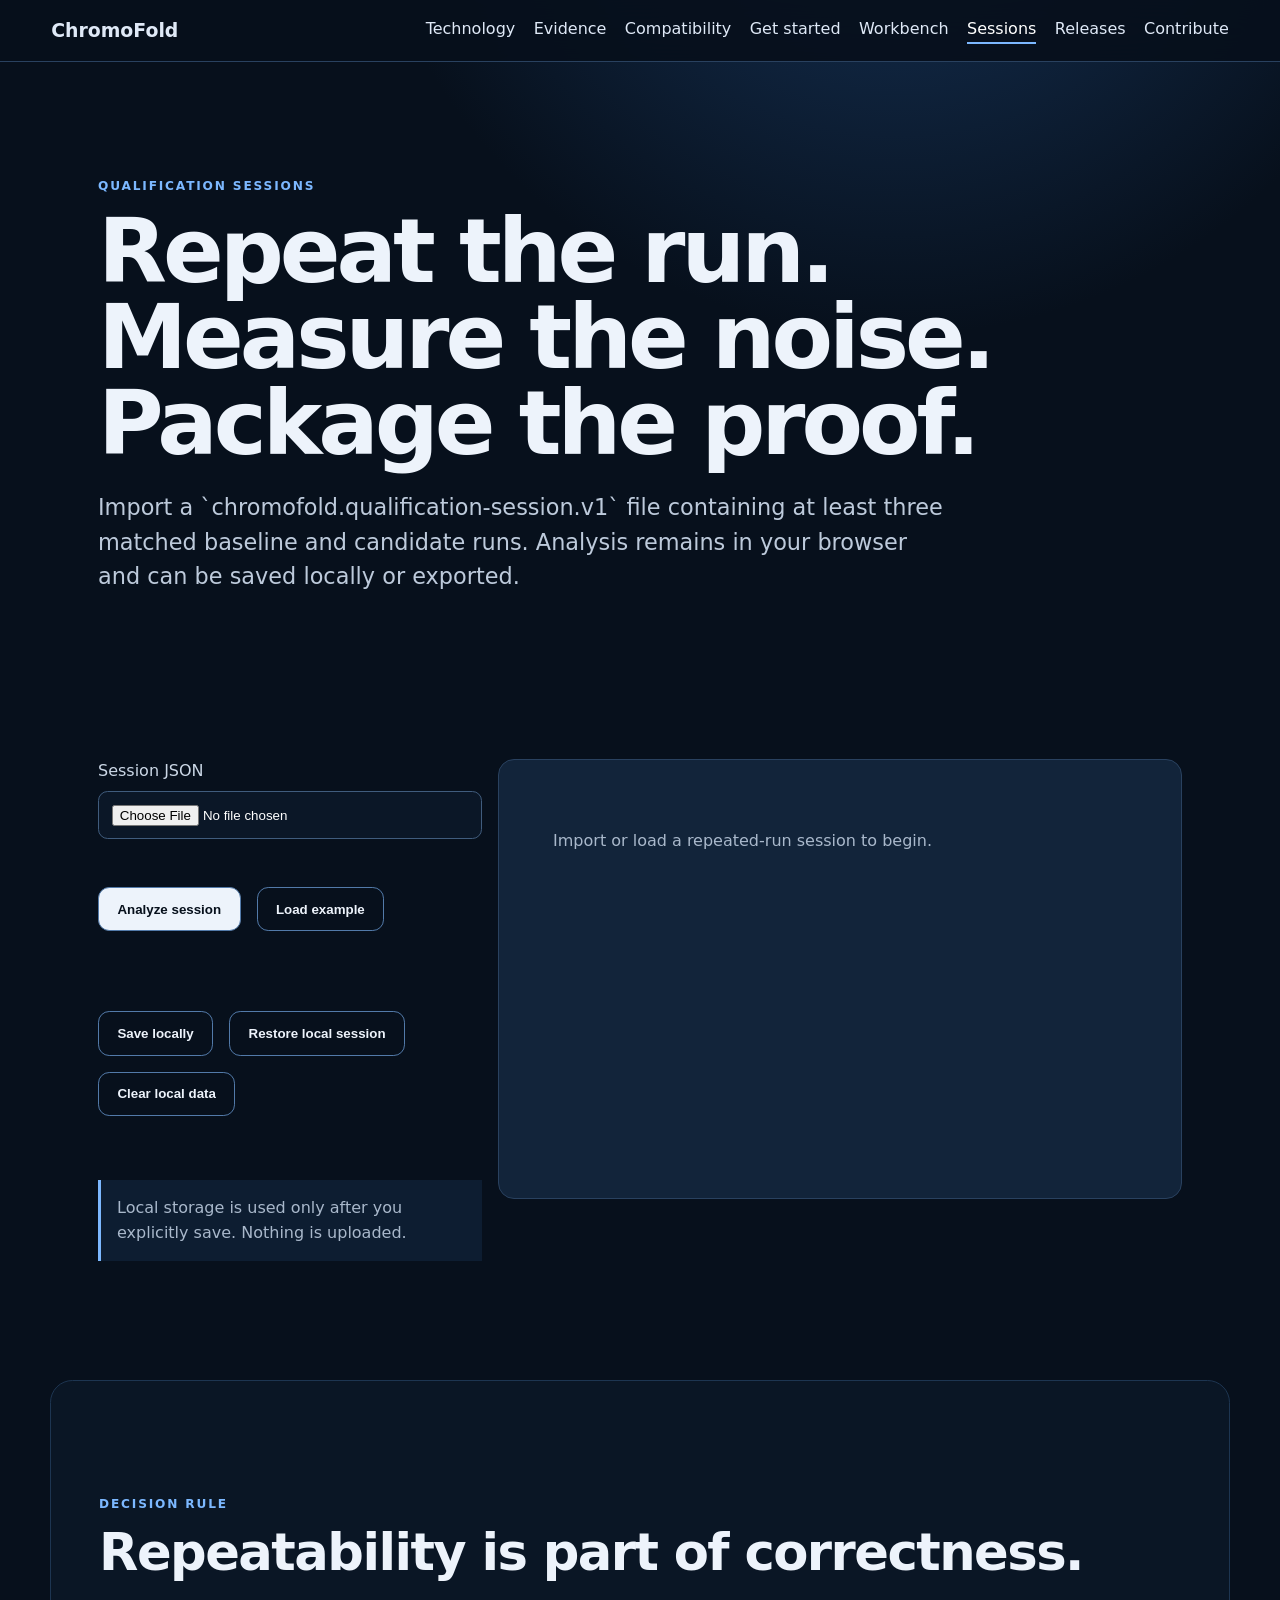
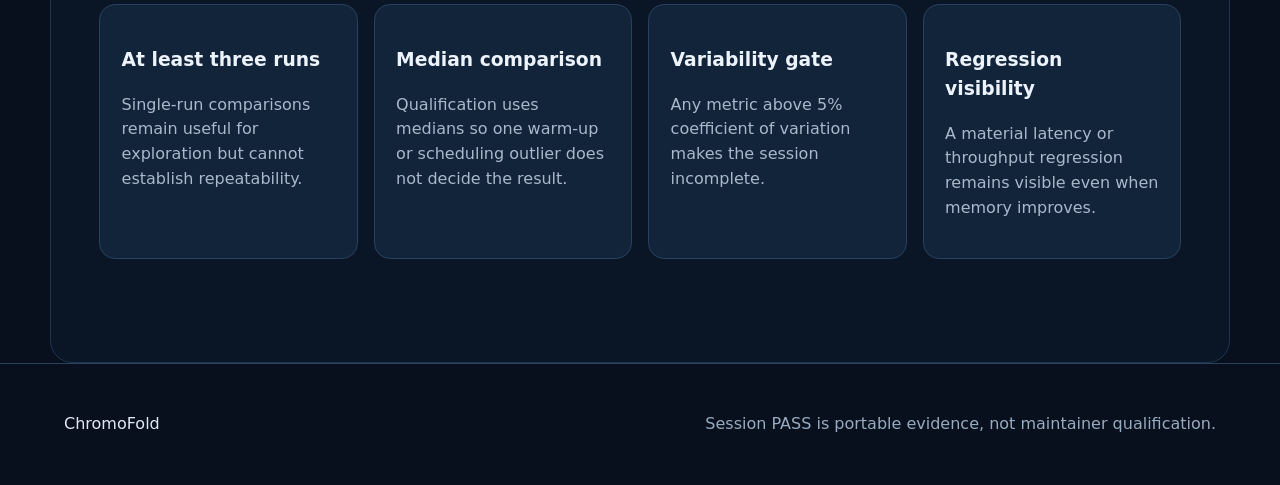
<file: site/sessions.html>
<!doctype html>
<html lang="en"><head><meta charset="utf-8"><meta name="viewport" content="width=device-width,initial-scale=1"><meta name="description" content="Aggregate repeated ChromoFold benchmark runs, inspect variability and export a local qualification support package."><title>Qualification Sessions · ChromoFold</title><link rel="stylesheet" href="styles.css"><link rel="stylesheet" href="sessions.css"></head>
<body data-page="sessions"><header class="nav"><a class="brand" href="index.html">ChromoFold</a><button class="menu" aria-expanded="false" aria-controls="navlinks">Menu</button><nav id="navlinks"><a href="technology.html">Technology</a><a href="evidence.html">Evidence</a><a href="compatibility.html">Compatibility</a><a href="start.html">Get started</a><a href="workbench.html">Workbench</a><a href="sessions.html" aria-current="page">Sessions</a><a href="releases.html">Releases</a><a href="contribute.html">Contribute</a></nav></header><main>
<section class="page-hero"><p class="eyebrow">Qualification sessions</p><h1>Repeat the run. Measure the noise. Package the proof.</h1><p class="lead">Import a `chromofold.qualification-session.v1` file containing at least three matched baseline and candidate runs. Analysis remains in your browser and can be saved locally or exported.</p></section>
<section class="section session-layout"><form id="session-form" class="wizard"><label>Session JSON<input id="session-file" type="file" accept="application/json,.json" required></label><div class="actions"><button type="submit">Analyze session</button><button id="session-example" type="button" class="secondary">Load example</button></div><div class="actions"><button id="session-save" type="button" class="secondary" disabled>Save locally</button><button id="session-restore" type="button" class="secondary">Restore local session</button><button id="session-clear" type="button" class="secondary">Clear local data</button></div><p class="note">Local storage is used only after you explicitly save. Nothing is uploaded.</p></form><section id="session-result" class="plan-panel" aria-live="polite"><p class="empty">Import or load a repeated-run session to begin.</p></section></section>
<section class="section dark"><p class="eyebrow">Decision rule</p><h2>Repeatability is part of correctness.</h2><div class="cards"><article class="card"><h3>At least three runs</h3><p>Single-run comparisons remain useful for exploration but cannot establish repeatability.</p></article><article class="card"><h3>Median comparison</h3><p>Qualification uses medians so one warm-up or scheduling outlier does not decide the result.</p></article><article class="card"><h3>Variability gate</h3><p>Any metric above 5% coefficient of variation makes the session incomplete.</p></article><article class="card"><h3>Regression visibility</h3><p>A material latency or throughput regression remains visible even when memory improves.</p></article></div></section>
</main><footer><a href="index.html">ChromoFold</a><span>Session PASS is portable evidence, not maintainer qualification.</span></footer><script src="app.js" defer></script><script src="sessions.js" defer></script></body></html>
</file>
<file: site/styles.css>
:root{font-family:Inter,ui-sans-serif,system-ui,sans-serif;color:#edf3fb;background:#07101c;line-height:1.55;--bg:#07101c;--panel:#0d1a2b;--panel2:#12243a;--line:#29415f;--muted:#a9b8cb;--accent:#7cb8ff;--green:#71e6b1;--amber:#ffd38a;--danger:#e56a62;--copper:#e79a50}*{box-sizing:border-box}html{scroll-behavior:smooth}body{margin:0;background:radial-gradient(circle at 70% -10%,#17365d 0,transparent 34rem),var(--bg);color:#edf3fb}a{color:inherit}.nav{position:sticky;top:0;z-index:10;display:flex;align-items:center;gap:2rem;padding:1rem clamp(1rem,4vw,4rem);background:rgba(7,16,28,.92);backdrop-filter:blur(16px);border-bottom:1px solid var(--line)}.nav nav{display:flex;gap:1.15rem;margin-left:auto}.nav a,footer a{color:#dfe9f7;text-decoration:none}.nav a[aria-current=page]{color:#fff;border-bottom:2px solid var(--accent)}.brand{font-weight:850;font-size:1.18rem;white-space:nowrap}.menu{display:none}.hero,.section,.page-hero{max-width:1180px;margin:auto;padding:clamp(4rem,8vw,7rem) clamp(1.2rem,4vw,3rem)}.page-hero{padding-bottom:2.5rem}.page-hero h1,.hero h1{font-size:clamp(3rem,7vw,6.3rem);line-height:.96;letter-spacing:-.045em;margin:.5rem 0 1.5rem}.page-hero h1{max-width:980px}.lead{font-size:clamp(1.1rem,2vw,1.4rem);color:#bdcadb;max-width:850px}.eyebrow{text-transform:uppercase;letter-spacing:.15em;font-size:.76rem;color:var(--accent);font-weight:800}.section h2{font-size:clamp(2rem,4vw,4rem);line-height:1.04;letter-spacing:-.03em;margin:.4rem 0 1.2rem}.section-head{display:flex;justify-content:space-between;gap:2rem;align-items:end}.section-head>p{max-width:470px}.actions{display:flex;gap:1rem;flex-wrap:wrap;margin:2rem 0}.primary,.secondary,button{display:inline-flex;align-items:center;justify-content:center;border-radius:.7rem;padding:.85rem 1.15rem;font-weight:750;text-decoration:none;border:1px solid #527aa9;cursor:pointer}.primary,button{background:#edf3fb;color:#07101c}.secondary{color:#edf3fb;background:transparent}.cards,.comparison,.split,.verification,.workspace{display:grid;gap:1rem}.cards{grid-template-columns:repeat(auto-fit,minmax(230px,1fr));margin-top:1.5rem}.comparison,.split{grid-template-columns:repeat(2,minmax(0,1fr))}.workspace{grid-template-columns:minmax(260px,.8fr) minmax(0,1.2fr);align-items:start}.card,.comparison article,.formula,.plan-panel,.compat-row{padding:1.35rem;background:var(--panel2);border:1px solid var(--line);border-radius:1rem}.comparison article.accent{background:linear-gradient(150deg,#15365a,#10243b);border-color:#4e8bca}.step,.level,.release-pill{display:inline-block;padding:.25rem .6rem;border-radius:999px;background:#142b47;border:1px solid #31537b;color:#a9ceff;font-size:.76rem;font-weight:750}.planned{color:#b9c5d5}.experimental{color:var(--amber)}.candidate{color:#a9ceff}.qualified,.level-qualified,.level-independently-reproduced{background:#123a31;border-color:#2a8065;color:#9ef0ce}.card p,.comparison p,.muted,.compat-row p{color:var(--muted)}.card-top,.plan-head{display:flex;justify-content:space-between;gap:1rem;align-items:start}.card-top strong{font-size:1.45rem}.card dl{margin:1.2rem 0 0;border-top:1px solid var(--line);padding-top:1rem}.card dt{font-size:.72rem;color:#7f96b1;text-transform:uppercase}.card dd{margin:0;color:#ccd8e7;font-size:.9rem}.dark{background:#0a1625;border:1px solid #1d3551;border-radius:1.4rem}.formula{display:flex;flex-direction:column;justify-content:center}.formula code{font-size:1.05rem}.toolbar{display:flex;gap:1rem;flex-wrap:wrap;align-items:end;margin-bottom:1.5rem}.toolbar label{min-width:210px;flex:1}.status-strip{display:flex;gap:1rem;align-items:center;flex-wrap:wrap;padding:1rem 1.2rem;background:#0d1d31;border:1px solid var(--line);border-radius:.8rem;color:#c8d5e5}.status-strip small{flex-basis:100%;color:var(--muted)}label{display:flex;flex-direction:column;gap:.45rem;color:#cbd7e6}input,select{padding:.8rem;border-radius:.6rem;border:1px solid #405c7d;background:#0b1727;color:#fff}.wizard{display:grid;gap:1rem;margin:0}.plan-panel{min-height:440px}.plan-panel pre{max-height:480px}.commands{display:grid;gap:.75rem}.commands code,pre,.formula code{display:block;white-space:pre-wrap;overflow:auto;background:#050b13;border:1px solid #21364f;border-radius:.6rem;padding:1rem;color:#cbe1ff}.small-button{padding:.45rem .7rem;font-size:.8rem}.compat-grid{display:grid;gap:1rem}.compat-row{display:grid;grid-template-columns:.8fr 1fr 1.4fr;gap:1.5rem}.compat-row ul{margin:.5rem 0;padding-left:1.1rem;color:var(--muted)}.timeline{display:grid;gap:.8rem}.timeline article{display:grid;grid-template-columns:2.5rem 1fr;gap:1rem;align-items:start;padding:1rem;border-top:1px solid var(--line)}.timeline article>span{display:grid;place-items:center;width:2.2rem;height:2.2rem;border-radius:50%;background:#183252;color:#9fc9ff;font-weight:800}.timeline h3,.timeline p{margin:.1rem 0}.proof{display:grid;grid-template-columns:repeat(2,1fr);gap:1rem}.check-grid{display:grid;grid-template-columns:repeat(auto-fit,minmax(250px,1fr));gap:.8rem}.check-grid div{padding:1rem;background:#10243b;border:1px solid var(--line);border-radius:.7rem}.action-card{display:flex;flex-direction:column}.action-card .primary{margin-top:auto}.empty{padding:2rem;color:var(--muted)}footer{display:flex;justify-content:space-between;gap:2rem;padding:3rem clamp(1rem,5vw,5rem);border-top:1px solid var(--line);color:#99abc0}.faq details{border-top:1px solid var(--line);padding:1.1rem 0}.faq summary{font-weight:750;cursor:pointer}.chart-section{padding-top:2rem}.chart-card{margin-top:1.5rem;padding:1.25rem;background:linear-gradient(155deg,#101f33,#0a1524);border:1px solid var(--line);border-radius:1rem}.chart-toolbar{display:flex;justify-content:space-between;gap:1.5rem;align-items:start}.chart-toolbar h3{margin:.1rem 0;font-size:1.25rem}.segmented{display:inline-flex;padding:.2rem;background:#08111e;border:1px solid var(--line);border-radius:.65rem}.segmented button{padding:.5rem .75rem;background:transparent;color:var(--muted);border:0}.segmented button[aria-pressed=true]{background:#edf3fb;color:#07101c}.svg-chart{margin-top:1rem;min-height:300px}.svg-chart svg{display:block;width:100%;height:auto}.chart-grid line{stroke:#21364f;stroke-width:1}.chart-grid text{fill:#8296ad;font-size:12px}.series{fill:none;stroke-width:3;stroke-linejoin:round;stroke-linecap:round}.series.first{stroke:var(--danger)}.series.second{stroke:var(--copper)}.series-area{fill:var(--danger);opacity:.08}.point{cursor:crosshair}.first-point{fill:var(--danger)}.second-point{fill:var(--copper)}.chart-legend{display:flex;gap:1.5rem;flex-wrap:wrap;color:var(--muted);font-size:.88rem}.chart-legend span{display:inline-flex;align-items:center;gap:.45rem}.legend-line{width:18px;height:3px;border-radius:4px}.legend-line.first{background:var(--danger)}.legend-line.second{background:var(--copper)}.note{padding:1rem;border-left:3px solid var(--accent);background:#0d1d31;color:var(--muted)}.kpi-grid{display:grid;grid-template-columns:repeat(3,1fr);gap:1rem;margin-top:1.5rem}.kpi-grid article{padding:1.15rem;background:var(--panel2);border:1px solid var(--line);border-radius:.8rem}.kpi-grid strong{display:block;font-size:clamp(1.7rem,4vw,2.5rem);color:#fff}.kpi-grid span{color:var(--muted);font-size:.88rem}.table-shell{overflow-x:auto;background:var(--panel2);border:1px solid var(--line);border-radius:1rem;padding:.5rem}.table-shell table{width:100%;border-collapse:collapse;min-width:560px}.table-shell th,.table-shell td{text-align:right;padding:.8rem;border-bottom:1px solid var(--line)}.table-shell th:first-child,.table-shell td:first-child{text-align:left}.table-shell th{color:var(--muted);font-size:.75rem;text-transform:uppercase}.table-shell tr.recommended td{color:#9ef0ce}@media(max-width:900px){.menu{display:inline-flex;margin-left:auto}.nav nav{display:none;position:absolute;top:100%;left:0;right:0;flex-direction:column;padding:1rem 1.5rem;background:#07101c;border-bottom:1px solid var(--line)}.nav nav.open{display:flex}.comparison,.split,.workspace,.compat-row{grid-template-columns:1fr}.proof{grid-template-columns:1fr}.page-hero h1,.hero h1{font-size:3.5rem}footer{display:block}.section-head,.chart-toolbar{display:block}.segmented{margin-top:1rem}.kpi-grid{grid-template-columns:1fr}.svg-chart{min-height:220px}}
</file>
<file: site/sessions.css>
.session-layout{display:grid;grid-template-columns:minmax(260px,.72fr) minmax(0,1.28fr);gap:1rem;align-items:start}.session-summary{display:grid;grid-template-columns:repeat(4,1fr);gap:.7rem;margin:1rem 0}.session-summary span{padding:.7rem;background:#0b1727;border:1px solid var(--line);border-radius:.6rem;text-align:center;color:var(--muted)}.session-metrics{display:grid;gap:.7rem}.session-metric{display:grid;grid-template-columns:1fr 220px;gap:1rem;align-items:center;padding:1rem;background:#0b1727;border:1px solid var(--line);border-radius:.8rem}.session-metric strong{display:block;font-size:1.35rem}.session-metric small{display:block;color:var(--muted)}.sparks{display:grid;grid-template-columns:1fr 1fr;gap:.35rem}.sparks span{background:#07101c;border:1px solid #21364f;border-radius:.45rem}.sparks svg{display:block;width:100%;height:46px}.sparks polyline{fill:none;stroke:var(--accent);stroke-width:2}.sparks span+span polyline{stroke:var(--copper)}@media(max-width:900px){.session-layout,.session-metric{grid-template-columns:1fr}.session-summary{grid-template-columns:repeat(2,1fr)}}
</file>
